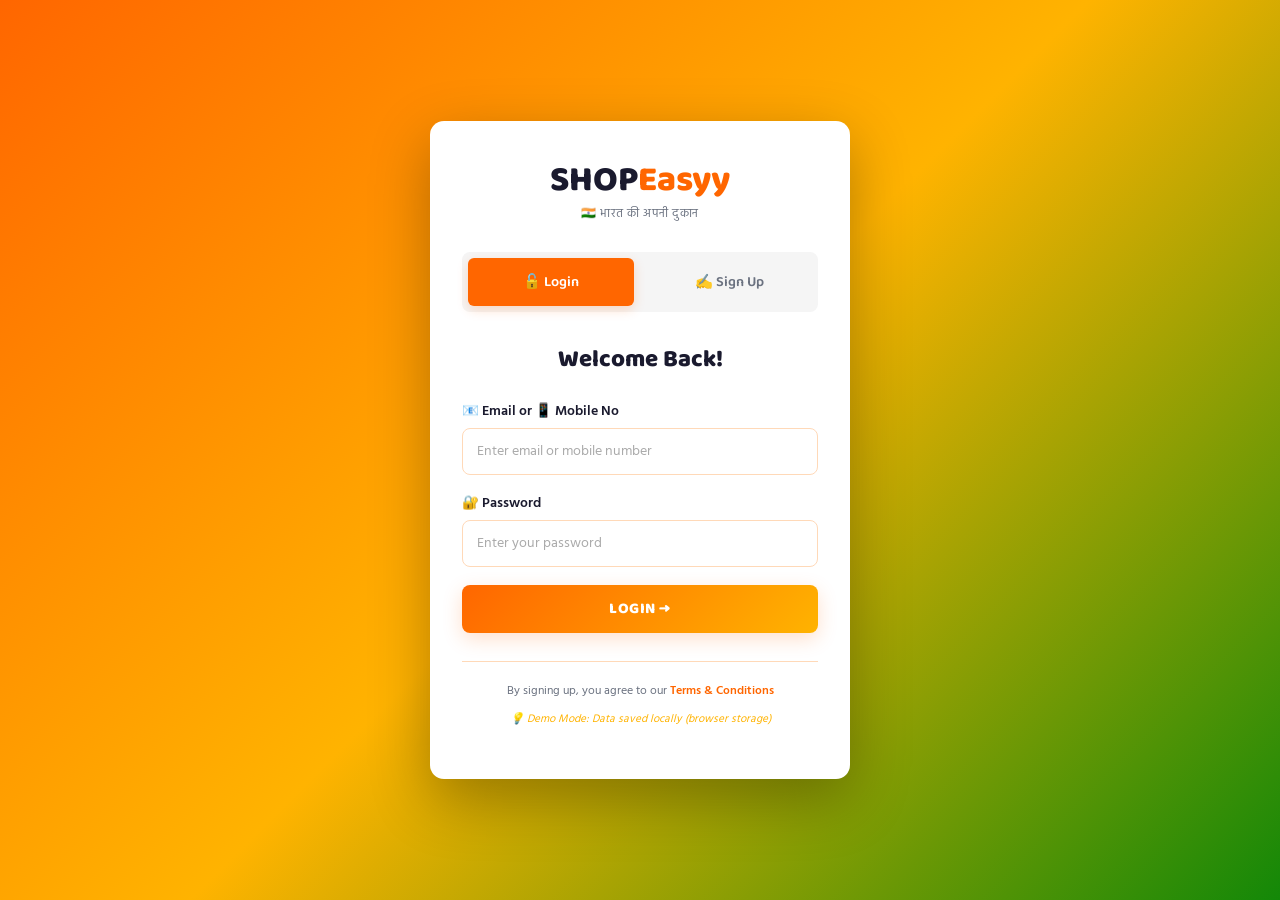
<file: index.html>
<!DOCTYPE html>
<html lang="hi">
<head>
<meta charset="UTF-8">
<meta name="viewport" content="width=device-width, initial-scale=1.0">
<title>SHOPEasyy India – भारत की अपनी दुकान 🇮🇳</title>
<link href="https://fonts.googleapis.com/css2?family=Baloo+2:wght@400;600;700;800&family=Hind:wght@300;400;500;600&display=swap" rel="stylesheet">
<link rel="stylesheet" href="styles.css">
</head>
<body>

<div class="tricolor"></div>

<!-- LANGUAGE BAR -->
<div class="lang-bar">
  <span class="lb-label">🌐 भाषा:</span>
  <div class="lb-pills" id="langPills"></div>
  <button class="lb-more" onclick="openLM()">+ सभी भाषाएं (36)</button>
</div>

<!-- LANGUAGE MODAL -->
<div class="lm-bg" id="lmBg">
  <div class="lm-box">
    <div class="lm-head">
      <div><h2>🌐 अपनी भाषा चुनें</h2><p>Choose Your Language — 36 Indian Languages</p></div>
      <button class="lm-close" onclick="closeLM()">✕</button>
    </div>
    <div class="lm-search"><input type="text" id="lsearch" placeholder="Search language / भाषा खोजें..." oninput="filterL()"></div>
    <div class="lm-body" id="lmbody"></div>
    <div class="lm-foot">
      <div class="lm-selinfo">Selected: <strong id="selLname">हिंदी (Hindi)</strong></div>
      <button class="apply-btn" onclick="applyL()">✓ Apply Language</button>
    </div>
  </div>
</div>

<!-- ANNOUNCEMENT -->
<div class="ann">
  <span>🚀 FREE Delivery ₹499+</span><span>•</span>
  <span>✅ UPI • COD • EMI</span><span>•</span>
  <span>🔄 30-Day Easy Returns</span><span>•</span>
  <span>🇮🇳 Vocal for Local</span>
</div>

<!-- HEADER -->
<header class="header">
  <a href="#" class="logo">SHOP<span>Easyy</span><sub>.in</sub></a>
  <button class="locbtn"><span>Deliver to</span><strong>📍 Mumbai 400001</strong></button>
  <div class="srchbar">
    <select><option>All</option><option>Mobiles</option><option>Fashion</option><option>Grocery</option><option>Books</option><option>Home</option></select>
    <input type="text" id="si" placeholder="खोजें products, brands और बहुत कुछ...">
    <button onclick="doSearch()">🔍</button>
  </div>
  <div class="hacts">
    <button class="lang-hbtn" onclick="openLM()"><span id="hlflag">🇮🇳</span><span id="hlname">हिंदी</span> ▾</button>
    <button class="hbtn"><span id="signinlbl">नमस्ते, साइन इन</span><strong id="acclbl">खाता & सूची ▾</strong></button>
    <button class="hbtn"><span>Returns</span><strong>& Orders</strong></button>
    <div class="cwrap">
      <button class="hbtn" onclick="toggleCart()"><span style="font-size:1.45rem;line-height:1">🛒</span><strong id="cartlbl">Cart</strong></button>
      <div class="cbadge" id="cbadge">0</div>
    </div>
  </div>
</header>

<!-- NAVBAR -->
<nav class="navbar">
  <a href="#">☰ <span id="nav-all">सभी Categories</span></a>
  <a href="#" class="sp">⚡ <span id="nav-deals">आज के Deals</span></a>
  <a href="#">📱 Mobiles</a><a href="#">👗 Fashion</a><a href="#">🏠 Home</a>
  <a href="#">🛒 Grocery</a><a href="#">📚 Books</a><a href="#">⚽ Sports</a>
  <a href="#">💊 Health</a><a href="#">💄 Beauty</a><a href="#">🏭 Indian Brands</a>
  <a href="#" class="sp">⭐ SHOPEasyy Plus</a>
  <a href="#">🤝 <span id="nav-sell">Sell करें</span></a>
</nav>

<!-- HERO SLIDER -->
<div class="hero-wrap">
  <div class="hero-sl">
    <button class="sarr prev" onclick="cslide(-1)">‹</button>
    <div class="slides" id="slides">
      <div class="slide">
        <div class="slide-cnt">
          <div class="stag">🔥 Mega Dhamaka Sale</div>
          <h1>Mobiles पर<br>70% तक छूट!</h1>
          <p>Top Brands — OnePlus, Samsung, Redmi</p>
          <div class="slide-btns"><button class="sbw">अभी खरीदें</button><button class="sbo">सभी Deals</button></div>
        </div>
        <img class="slide-img" src="https://images.unsplash.com/photo-1511707171634-5f897ff02aa9?w=600&q=80" alt="Mobile phones" onerror="this.style.display='none'">
      </div>
      <div class="slide">
        <div class="slide-cnt">
          <div class="stag">🌿 Vocal for Local</div>
          <h1>Indian Brands<br>की ताकत!</h1>
          <p>Tata, Amul, Patanjali — स्वदेशी खरीदें</p>
          <div class="slide-btns"><button class="sbw" style="color:#138808">Shop Indian</button><button class="sbo">🇮🇳 Explore</button></div>
        </div>
        <img class="slide-img" src="https://images.unsplash.com/photo-1607082348824-0a96f2a4b9da?w=600&q=80" alt="Shopping" onerror="this.style.display='none'">
      </div>
      <div class="slide">
        <div class="slide-cnt">
          <div class="stag">⭐ SHOPEasyy Plus</div>
          <h1>Plus Membership<br>के फायदे!</h1>
          <p>Unlimited Free Delivery। 30 दिन Free Trial!</p>
          <div class="slide-btns"><button class="sbw" style="color:#000080">Join Plus</button><button class="sbo">More Benefits</button></div>
        </div>
        <img class="slide-img" src="https://images.unsplash.com/photo-1556742049-0cfed4f6a45d?w=600&q=80" alt="Delivery" onerror="this.style.display='none'">
      </div>
      <div class="slide">
        <div class="slide-cnt">
          <div class="stag">🪔 Festival Special</div>
          <h1>Diwali Gifts<br>का जश्न!</h1>
          <p>Premium Gift Sets, Diyas — Fast Delivery!</p>
          <div class="slide-btns"><button class="sbw" style="color:#C62828">Gift करें</button><button class="sbo">Collections</button></div>
        </div>
        <img class="slide-img" src="https://images.unsplash.com/photo-1574391884720-bbc3740c59d1?w=600&q=80" alt="Diwali" onerror="this.style.display='none'">
      </div>
    </div>
    <button class="sarr next" onclick="cslide(1)">›</button>
    <div class="sdots"><button class="sdot active" onclick="goslide(0)"></button><button class="sdot" onclick="goslide(1)"></button><button class="sdot" onclick="goslide(2)"></button><button class="sdot" onclick="goslide(3)"></button></div>
  </div>
  <div class="side-banners">
    <div class="sbann sb1"><h3>⚡ Flash Sale</h3><p>Laptops 50% off<br>Today only!</p><span class="si">💻</span></div>
    <div class="sbann sb2"><h3>👗 New Fashion</h3><p>Ethnic wear ₹299 से</p><span class="si">🛍</span></div>
    <div class="sbann sb3"><h3>🌿 Organic India</h3><p>Certified Organic Grocery</p><span class="si">🥗</span></div>
  </div>
</div>

<main>

<!-- TRUST -->
<section>
  <div class="trust-strip">
    <div class="titem"><div class="ticon">🚀</div><div class="ttext"><strong id="t1">Free Delivery</strong><span>₹499+ orders पर</span></div></div>
    <div class="titem"><div class="ticon">💰</div><div class="ttext"><strong id="t2">Cash on Delivery</strong><span>India में सभी जगह</span></div></div>
    <div class="titem"><div class="ticon">🔄</div><div class="ttext"><strong id="t3">Easy Returns</strong><span>30 दिन No Questions</span></div></div>
    <div class="titem"><div class="ticon">🔒</div><div class="ttext"><strong id="t4">100% Secure</strong><span>UPI • Cards • NetBanking</span></div></div>
    <div class="titem"><div class="ticon">🏭</div><div class="ttext"><strong>GST Invoice</strong><span>Business purchases</span></div></div>
    <div class="titem"><div class="ticon">📞</div><div class="ttext"><strong id="t5">24/7 Support</strong><span>Hindi & English</span></div></div>
  </div>
</section>

<!-- CATEGORIES -->
<section>
  <div class="sec-head">
    <div class="sec-title">🛍️ <span id="catTitle">Categories</span></div>
    <a href="#" class="see-all" id="sacat">सभी देखें →</a>
  </div>
  <div class="cat-scroll" id="catScroll"></div>
</section>

<!-- FESTIVAL -->
<section>
  <div class="fest">
    <div class="ft"><h2>🪔 <span id="festT">Diwali Dhamaka Sale!</span></h2><p id="festS">India का सबसे बड़ा Festival Sale — 80% तक छूट!</p></div>
    <div class="ftimer"><div class="tb"><span class="tn" id="tH">08</span><span class="tl">Hrs</span></div><div class="tb"><span class="tn" id="tM">45</span><span class="tl">Min</span></div><div class="tb"><span class="tn" id="tS">30</span><span class="tl">Sec</span></div></div>
    <button class="fbtn" id="festBtn">अभी Shop करें →</button>
  </div>
</section>

<!-- PRODUCTS -->
<section>
  <div class="sec-head">
    <div class="sec-title">🔥 <span id="dealsT">आज के Best Deals</span></div>
    <a href="#" class="see-all">सभी deals →</a>
  </div>
  <div class="filter-row">
    <button class="fchip active" onclick="filterP('all',this)" id="fc-all">सभी</button>
    <button class="fchip" onclick="filterP('electronics',this)">📱 Electronics</button>
    <button class="fchip" onclick="filterP('fashion',this)">👗 Fashion</button>
    <button class="fchip" onclick="filterP('grocery',this)">🛒 Grocery</button>
    <button class="fchip" onclick="filterP('home',this)">🏠 Home</button>
    <button class="fchip" onclick="filterP('indian',this)">🇮🇳 Indian</button>
    <select class="sort-sel"><option>Sort: Relevance</option><option>Price ↑</option><option>Price ↓</option><option>Rating</option></select>
  </div>
  <div class="pgrid" id="pgrid"></div>
</section>

<!-- RECENTLY VIEWED -->
<section>
  <div class="sec-head">
    <div class="sec-title">👀 <span id="recentT">Recently Viewed</span></div>
  </div>
  <div class="hscroll" id="recentRow"></div>
</section>

</main>

<!-- FOOTER -->
<footer>
  <div class="fg">
    <div class="fc"><h4>हमारे बारे में</h4><a href="#">About SHOPEasyy</a><a href="#">Careers</a><a href="#">Press</a><a href="#">Investors</a><a href="#">Sustainability</a></div>
    <div class="fc"><h4>Sell करें</h4><a href="#">Seller Central</a><a href="#">Register</a><a href="#">Fulfilment</a><a href="#">Seller App</a></div>
    <div class="fc"><h4>Customer Service</h4><a href="#">Help Centre</a><a href="#">Track Order</a><a href="#">Returns</a><a href="#">EMI Details</a></div>
    <div class="fc"><h4>Policies</h4><a href="#">Privacy Policy</a><a href="#">Terms</a><a href="#">Cookie Policy</a><a href="#">Grievance Officer</a></div>
    <div class="fc"><h4>Our Apps</h4><a href="#">📱 Android</a><a href="#">🍎 iOS</a><a href="#">💳 SHOPEasyy Pay</a></div>
  </div>
  <div class="fb">
    <div class="flogo">SHOP<span>Easyy</span>.in</div>
    <div class="fcopy">© 2026 SHOPEasyy India Pvt. Ltd. | Mumbai, Maharashtra | GST: 27AAACS1234A1Z5</div>
    <div class="fbdg"><span class="fdg">🔒 SSL</span><span class="fdg">🇮🇳 Made in India</span><span class="fdg">📋 GST</span><span class="fdg">🏦 RBI</span></div>
  </div>
  <div class="fline">🇮🇳 Proudly Indian | भारत में बना, भारत के लिए | Helpline: 1800-XXX-XXXX (Toll Free)</div>
</footer>

<!-- CART DRAWER -->
<div class="overlay" id="overlay" onclick="toggleCart()"></div>
<div class="cdrawer" id="cdrawer">
  <div class="cdh"><h3>🛒 <span id="cartDTitle">आपका Cart</span></h3><button class="cdc" onclick="toggleCart()">✕</button></div>
  <div class="cd-items" id="cditems"></div>
  <div class="cdf" id="cdf" style="display:none">
    <div class="cds"><span id="sublbl">Subtotal</span><span id="cdsub">₹0</span></div>
    <div class="cdg"><span>GST Included</span><span id="cdgst">₹0</span></div>
    <div class="cdt"><span id="totlbl">Total</span><span id="cdtot">₹0</span></div>
    <button class="cco" id="chkbtn" onclick="checkout()">🛒 Checkout करें →</button>
    <div class="plgs"><span class="plg">UPI</span><span class="plg">GPay</span><span class="plg">PhonePe</span><span class="plg">COD</span><span class="plg">EMI</span><span class="plg">RuPay</span></div>
  </div>
</div>

<div class="toast" id="toast"></div>

<!-- PRODUCT DETAIL MODAL -->
<div class="product-modal-overlay" id="productModal">
  <div class="product-modal-box">
    <div class="pmcontent" id="pmcontent"></div>
  </div>
</div>

<script src="script.js"></script>
</body>
</html>
</file>
<file: styles.css>
:root {
  --saffron:#FF6600; --gold:#FFB300; --green:#138808;
  --navy:#000080; --bg:#FFF8F0; --card:#fff;
  --text:#1A1A2E; --muted:#6B7280; --border:#FFD9B8;
  --radius:14px; --shadow:0 4px 20px rgba(255,102,0,.12);
}
*{margin:0;padding:0;box-sizing:border-box}
body{font-family:'Hind',sans-serif;background:var(--bg);color:var(--text);overflow-x:hidden}
::-webkit-scrollbar{width:6px}::-webkit-scrollbar-thumb{background:var(--saffron);border-radius:3px}

.tricolor{height:4px;background:linear-gradient(to right,var(--saffron) 33.3%,#fff 33.3% 66.6%,var(--green) 66.6%)}

/* LANG BAR */
.lang-bar{background:#1A1A2E;padding:6px 20px;display:flex;align-items:center;gap:10px;flex-wrap:wrap}
.lb-label{color:#aaa;font-size:.72rem;white-space:nowrap}
.lb-pills{display:flex;gap:4px;flex-wrap:wrap}
.lpill{background:transparent;border:1px solid rgba(255,255,255,.15);color:rgba(255,255,255,.65);padding:3px 10px;border-radius:14px;font-size:.7rem;cursor:pointer;transition:all .18s;white-space:nowrap;font-family:inherit}
.lpill:hover{border-color:var(--gold);color:var(--gold)}
.lpill.active{background:var(--saffron);border-color:var(--saffron);color:#fff;font-weight:700}
.lb-more{background:rgba(255,255,255,.08);border:1px solid rgba(255,255,255,.2);color:var(--gold);padding:3px 12px;border-radius:14px;font-size:.7rem;cursor:pointer;transition:all .2s;white-space:nowrap}
.lb-more:hover{background:var(--gold);color:#000}

/* LANG MODAL */
.lm-bg{position:fixed;inset:0;background:rgba(0,0,0,.78);z-index:600;display:flex;align-items:center;justify-content:center;opacity:0;pointer-events:none;transition:opacity .25s;backdrop-filter:blur(6px)}
.lm-bg.open{opacity:1;pointer-events:all}
.lm-box{background:#fff;border-radius:20px;width:780px;max-width:94vw;max-height:88vh;overflow:hidden;display:flex;flex-direction:column;box-shadow:0 32px 80px rgba(0,0,0,.35);transform:translateY(24px);transition:transform .25s}
.lm-bg.open .lm-box{transform:translateY(0)}
.lm-head{background:linear-gradient(135deg,#1A1A2E,#2d2d4e);padding:22px 26px;display:flex;align-items:center;justify-content:space-between}
.lm-head h2{font-family:'Baloo 2',cursive;color:#fff;font-size:1.25rem;font-weight:800}
.lm-head p{color:rgba(255,255,255,.6);font-size:.78rem;margin-top:2px}
.lm-close{background:rgba(255,255,255,.12);border:none;color:#fff;width:34px;height:34px;border-radius:50%;font-size:1rem;cursor:pointer;display:flex;align-items:center;justify-content:center;transition:background .2s}
.lm-close:hover{background:var(--saffron)}
.lm-search{padding:14px 22px;border-bottom:1px solid #eee}
.lm-search input{width:100%;border:1.5px solid var(--border);border-radius:8px;padding:9px 13px;font-size:.88rem;font-family:'Hind',sans-serif;outline:none;color:var(--text);transition:border-color .2s}
.lm-search input:focus{border-color:var(--saffron)}
.lm-body{overflow-y:auto;padding:18px 22px;flex:1}
.lm-group{margin-bottom:22px}
.lm-gtitle{font-size:.63rem;font-weight:700;text-transform:uppercase;letter-spacing:1.5px;color:var(--muted);margin-bottom:10px;display:flex;align-items:center;gap:8px}
.lm-gtitle::after{content:'';flex:1;height:1px;background:#eee}
.lang-grid{display:grid;grid-template-columns:repeat(auto-fill,minmax(155px,1fr));gap:9px}
.lcard{border:1.5px solid #eee;border-radius:11px;padding:11px 13px;cursor:pointer;transition:all .18s;display:flex;align-items:center;gap:9px;background:#fff}
.lcard:hover{border-color:var(--saffron);background:#fff8f4;transform:translateY(-1px);box-shadow:0 4px 12px rgba(255,102,0,.1)}
.lcard.sel{border-color:var(--saffron);background:linear-gradient(135deg,#fff4ec,#fff8f4)}
.lcard.sel .lcheck{opacity:1}
.lflag{font-size:1.3rem;flex-shrink:0}
.linfo{flex:1;min-width:0}
.lname{font-size:.82rem;font-weight:700;color:var(--text)}
.lnat{font-size:.79rem;color:var(--saffron);margin-top:1px}
.lspk{font-size:.62rem;color:var(--muted);margin-top:1px}
.lcheck{width:17px;height:17px;background:var(--saffron);border-radius:50%;display:flex;align-items:center;justify-content:center;color:#fff;font-size:.6rem;flex-shrink:0;opacity:0;transition:opacity .2s}
.lm-foot{padding:14px 22px;border-top:1px solid #eee;display:flex;align-items:center;justify-content:space-between;background:#fafafa}
.lm-selinfo{font-size:.8rem;color:var(--muted)}
.lm-selinfo strong{color:var(--saffron)}
.apply-btn{background:var(--saffron);color:#fff;border:none;padding:10px 26px;border-radius:8px;font-family:'Baloo 2',cursive;font-weight:700;font-size:.92rem;cursor:pointer;transition:all .2s}
.apply-btn:hover{background:#e55a00;transform:translateY(-1px);box-shadow:0 6px 20px rgba(255,102,0,.3)}

/* ANNOUNCEMENT */
.ann{background:var(--saffron);color:#fff;text-align:center;padding:6px 16px;font-size:.78rem;font-weight:600}
.ann span{margin:0 14px}

/* HEADER */
.header{background:#1A1A2E;padding:9px 22px;display:flex;align-items:center;gap:13px;position:sticky;top:0;z-index:100;box-shadow:0 2px 16px rgba(0,0,0,.35)}
.logo{font-family:'Baloo 2',cursive;font-size:1.85rem;font-weight:800;color:#fff;text-decoration:none;white-space:nowrap;line-height:1}
.logo span{color:var(--gold)}
.logo sub{font-size:.5rem;color:var(--saffron);vertical-align:baseline;font-weight:400}
.locbtn{display:flex;flex-direction:column;color:#fff;font-size:.68rem;cursor:pointer;background:none;border:none;padding:4px 8px;border-radius:6px;gap:1px;transition:background .2s;white-space:nowrap}
.locbtn:hover{background:rgba(255,255,255,.1)}
.locbtn strong{font-size:.8rem;color:var(--gold)}
.srchbar{flex:1;max-width:660px;display:flex;border-radius:8px;overflow:hidden;border:2.5px solid var(--gold)}
.srchbar:focus-within{border-color:var(--saffron);box-shadow:0 0 0 3px rgba(255,102,0,.2)}
.srchbar select{background:#f0f0f0;border:none;padding:0 10px;font-size:.73rem;color:var(--text);cursor:pointer;outline:none;border-right:1px solid #ddd;font-family:'Hind',sans-serif}
.srchbar input{flex:1;border:none;padding:10px 13px;font-family:'Hind',sans-serif;font-size:.9rem;outline:none;background:#fff;color:var(--text)}
.srchbar input::placeholder{color:#aaa}
.srchbar button{background:var(--gold);border:none;padding:0 18px;color:var(--text);font-size:1.05rem;cursor:pointer;font-weight:700;transition:background .2s}
.srchbar button:hover{background:var(--saffron);color:#fff}
.hacts{display:flex;align-items:center;gap:3px;margin-left:auto}
.hbtn{display:flex;flex-direction:column;color:#fff;font-size:.66rem;padding:5px 9px;border-radius:6px;cursor:pointer;transition:background .15s;background:none;border:none;gap:1px;align-items:flex-start;white-space:nowrap}
.hbtn:hover{background:rgba(255,255,255,.1)}
.hbtn strong{font-size:.78rem;color:#fff}
.logout-hbtn{color:#ff6b6b!important}
.logout-hbtn:hover{background:rgba(255,107,107,.1)!important}
.lang-hbtn{display:flex;align-items:center;gap:5px;background:rgba(255,255,255,.08);border:1px solid rgba(255,255,255,.2);color:#fff;padding:6px 11px;border-radius:8px;cursor:pointer;font-size:.76rem;font-weight:600;transition:all .2s;white-space:nowrap}
.lang-hbtn:hover{background:rgba(255,165,0,.2);border-color:var(--gold);color:var(--gold)}
.cwrap{position:relative}
.cbadge{position:absolute;top:0;right:3px;background:var(--gold);color:var(--text);font-size:.6rem;font-weight:800;min-width:17px;height:17px;border-radius:9px;display:flex;align-items:center;justify-content:center;padding:0 3px}

/* NAVBAR */
.navbar{background:var(--saffron);display:flex;align-items:center;gap:2px;padding:0 16px;overflow-x:auto;scrollbar-width:none}
.navbar::-webkit-scrollbar{display:none}
.navbar a{color:#fff;text-decoration:none;font-size:.78rem;font-weight:600;padding:8px 12px;white-space:nowrap;transition:background .15s;border-bottom:2px solid transparent}
.navbar a:hover{background:rgba(0,0,0,.15);border-bottom-color:#fff}
.navbar a.sp{background:rgba(0,0,0,.2);border-radius:4px;color:var(--gold)}

/* HERO */
.hero-wrap{max-width:1400px;margin:0 auto;display:grid;grid-template-columns:1fr 265px;gap:14px;padding:14px 22px}
.hero-sl{border-radius:var(--radius);overflow:hidden;position:relative;height:360px;box-shadow:var(--shadow)}
.slides{display:flex;height:100%;transition:transform .6s cubic-bezier(.4,0,.2,1)}
.slide{min-width:100%;height:100%;display:flex;align-items:center;padding:42px 50px;position:relative;overflow:hidden}
.slide:nth-child(1){background:linear-gradient(135deg,#FF6600,#FF9933 40%,#FFD700)}
.slide:nth-child(2){background:linear-gradient(135deg,#138808,#1DB954 50%,#90EE90)}
.slide:nth-child(3){background:linear-gradient(135deg,#000080,#1565C0 50%,#42A5F5)}
.slide:nth-child(4){background:linear-gradient(135deg,#880000,#C62828 50%,#EF5350)}
.slide-cnt{z-index:2;max-width:52%}
.stag{display:inline-flex;align-items:center;gap:5px;background:rgba(255,255,255,.25);backdrop-filter:blur(8px);padding:4px 13px;border-radius:20px;font-size:.71rem;font-weight:700;color:#fff;margin-bottom:12px;border:1px solid rgba(255,255,255,.3)}
.slide h1{font-family:'Baloo 2',cursive;font-size:2.2rem;font-weight:800;color:#fff;line-height:1.15;margin-bottom:8px;text-shadow:0 2px 8px rgba(0,0,0,.2)}
.slide p{color:rgba(255,255,255,.9);font-size:.85rem;margin-bottom:20px;line-height:1.6}
.slide-btns{display:flex;gap:9px;flex-wrap:wrap}
.sbw{background:#fff;color:var(--text);border:none;padding:10px 20px;border-radius:6px;font-family:'Baloo 2',cursive;font-weight:700;font-size:.83rem;cursor:pointer;transition:all .2s;box-shadow:0 4px 12px rgba(0,0,0,.15)}
.sbw:hover{transform:translateY(-2px);box-shadow:0 8px 20px rgba(0,0,0,.2)}
.sbo{background:transparent;color:#fff;border:2px solid rgba(255,255,255,.7);padding:10px 20px;border-radius:6px;font-family:'Baloo 2',cursive;font-weight:600;font-size:.83rem;cursor:pointer;transition:all .2s}
.sbo:hover{background:rgba(255,255,255,.15)}
/* HERO PRODUCT IMAGE */
.slide-img{position:absolute;right:0;top:0;bottom:0;width:42%;object-fit:cover;object-position:center;opacity:.35;pointer-events:none}
.sdots{position:absolute;bottom:13px;left:50%;transform:translateX(-50%);display:flex;gap:6px}
.sdot{width:7px;height:7px;border-radius:50%;background:rgba(255,255,255,.5);border:none;cursor:pointer;transition:all .2s}
.sdot.active{background:#fff;width:20px;border-radius:4px}
.sarr{position:absolute;top:50%;transform:translateY(-50%);background:rgba(255,255,255,.2);border:1px solid rgba(255,255,255,.3);color:#fff;width:34px;height:34px;border-radius:50%;display:flex;align-items:center;justify-content:center;cursor:pointer;font-size:1.05rem;transition:background .2s;z-index:5}
.sarr:hover{background:rgba(255,255,255,.4)}
.sarr.prev{left:10px}
.sarr.next{right:10px}
.side-banners{display:flex;flex-direction:column;gap:11px}
.sbann{border-radius:var(--radius);padding:18px;flex:1;cursor:pointer;transition:transform .2s;position:relative;overflow:hidden;box-shadow:var(--shadow)}
.sbann:hover{transform:scale(1.025)}
.sbann h3{font-family:'Baloo 2',cursive;font-size:.92rem;font-weight:700;margin-bottom:3px}
.sbann p{font-size:.71rem;opacity:.87}
.sbann .si{position:absolute;right:8px;top:50%;transform:translateY(-50%);font-size:2.8rem;opacity:.28}
.sb1{background:linear-gradient(135deg,#FF6B6B,#FF8E53);color:#fff}
.sb2{background:linear-gradient(135deg,#4ECDC4,#45B7D1);color:#fff}
.sb3{background:linear-gradient(135deg,#a8edaf,#FFEAA7);color:#333}

/* MAIN */
main{max-width:1400px;margin:0 auto;padding:0 22px 40px}
section{margin-bottom:42px}
.sec-head{display:flex;align-items:center;justify-content:space-between;margin-bottom:16px;padding-bottom:9px;border-bottom:2px solid var(--border)}
.sec-title{font-family:'Baloo 2',cursive;font-size:1.38rem;font-weight:800;display:flex;align-items:center;gap:7px}
.see-all{color:var(--saffron);text-decoration:none;font-size:.8rem;font-weight:600;border-bottom:1px dashed var(--saffron)}
.see-all:hover{color:#e55a00}

/* CATEGORIES */
.cat-scroll{display:flex;gap:13px;overflow-x:auto;padding-bottom:8px;scrollbar-width:none}
.cat-scroll::-webkit-scrollbar{display:none}
.cat-pill{display:flex;flex-direction:column;align-items:center;gap:7px;cursor:pointer;flex-shrink:0;width:84px;text-decoration:none}
.cat-iw{width:66px;height:66px;border-radius:50%;display:flex;align-items:center;justify-content:center;border:2.5px solid var(--border);background:#fff;transition:all .2s;box-shadow:0 3px 12px rgba(255,102,0,.1);overflow:hidden}
.cat-iw img{width:100%;height:100%;object-fit:cover;border-radius:50%}
.cat-pill:hover .cat-iw{border-color:var(--saffron);transform:scale(1.1);box-shadow:0 6px 20px rgba(255,102,0,.2)}
.cat-name{font-size:.68rem;font-weight:600;color:var(--text);text-align:center;line-height:1.3}

/* FEST BANNER */
.fest{background:linear-gradient(135deg,#FF6600,#FF9933 35%,#FFD700 65%,#FF6600);background-size:200% 200%;animation:shimmer 4s ease-in-out infinite;border-radius:var(--radius);padding:26px 34px;display:flex;align-items:center;justify-content:space-between;gap:18px;box-shadow:var(--shadow);position:relative;overflow:hidden}
@keyframes shimmer{0%,100%{background-position:0% 50%}50%{background-position:100% 50%}}
.fest::before{content:'🪔🪔🪔🪔🪔🪔🪔';position:absolute;top:5px;left:0;right:0;text-align:center;font-size:1rem;opacity:.22;letter-spacing:20px}
.ft{z-index:1}
.ft h2{font-family:'Baloo 2',cursive;font-size:1.9rem;font-weight:800;color:#fff;text-shadow:0 2px 6px rgba(0,0,0,.2)}
.ft p{color:rgba(255,255,255,.9);font-size:.83rem;margin-top:4px}
.ftimer{display:flex;gap:7px;z-index:1}
.tb{background:rgba(0,0,0,.22);border-radius:10px;padding:8px 15px;text-align:center;min-width:56px;backdrop-filter:blur(6px);border:1px solid rgba(255,255,255,.2)}
.tn{font-family:'Baloo 2',cursive;font-size:1.45rem;font-weight:800;color:#fff;display:block}
.tl{font-size:.57rem;color:rgba(255,255,255,.75);text-transform:uppercase;letter-spacing:1px}
.fbtn{background:#fff;color:var(--saffron);border:none;padding:12px 24px;border-radius:8px;font-family:'Baloo 2',cursive;font-weight:800;font-size:.9rem;cursor:pointer;transition:all .2s;white-space:nowrap;z-index:1}
.fbtn:hover{background:#1A1A2E;color:#fff;transform:scale(1.05)}

/* FILTER */
.filter-row{display:flex;gap:7px;flex-wrap:wrap;align-items:center;margin-bottom:16px}
.fchip{background:#fff;border:1.5px solid var(--border);color:var(--muted);padding:5px 13px;border-radius:20px;font-size:.75rem;font-weight:500;cursor:pointer;transition:all .2s;font-family:'Hind',sans-serif}
.fchip:hover,.fchip.active{background:var(--saffron);border-color:var(--saffron);color:#fff;font-weight:600}
.sort-sel{background:#fff;border:1.5px solid var(--border);color:var(--text);padding:5px 11px;border-radius:20px;font-size:.75rem;cursor:pointer;outline:none;margin-left:auto;font-family:'Hind',sans-serif}

/* PRODUCT GRID */
.pgrid{display:grid;grid-template-columns:repeat(auto-fill,minmax(205px,1fr));gap:16px}
.pcard{background:#fff;border:1px solid var(--border);border-radius:var(--radius);overflow:hidden;cursor:pointer;transition:all .25s;position:relative;box-shadow:0 2px 8px rgba(0,0,0,.05)}
.pcard:hover{border-color:var(--saffron);transform:translateY(-5px);box-shadow:0 16px 36px rgba(255,102,0,.12)}
.pbadge{position:absolute;top:10px;left:10px;font-size:.6rem;font-weight:700;padding:3px 10px;border-radius:20px;text-transform:uppercase;letter-spacing:.5px;z-index:2;color:#fff}
.pwish{position:absolute;top:10px;right:10px;background:#fff;border:1px solid var(--border);border-radius:50%;width:30px;height:30px;display:flex;align-items:center;justify-content:center;font-size:.85rem;cursor:pointer;opacity:0;transition:all .2s;z-index:2;box-shadow:0 2px 6px rgba(0,0,0,.1)}
.pcard:hover .pwish{opacity:1}
.pwish:hover{background:#ff4466;border-color:#ff4466}
/* PRODUCT IMAGE */
.pimg-wrap{height:200px;overflow:hidden;background:linear-gradient(135deg,#fff8f0,#ffe8cc);position:relative;display:flex;align-items:center;justify-content:center}
.pimg-wrap img{width:100%;height:100%;object-fit:cover;transition:transform .4s ease}
.pimg-wrap img.pad{object-fit:contain;padding:16px;background:#f9f9f9}
.pcard:hover .pimg-wrap img{transform:scale(1.06)}
.pimg-err{font-size:4rem;display:none;position:absolute}
.pinfo{padding:13px}
.pbrand{font-size:.7rem;color:var(--saffron);font-weight:700;text-transform:uppercase;margin-bottom:4px}
.pname{font-size:.82rem;font-weight:500;margin-bottom:5px;display:-webkit-box;-webkit-line-clamp:2;-webkit-box-orient:vertical;line-clamp:2;overflow:hidden;line-height:1.4}
.pstars{color:#FF9900;font-size:.78rem}
.prc{color:var(--muted);font-size:.67rem}
.pprow{display:flex;align-items:baseline;gap:7px;margin:7px 0 3px;flex-wrap:wrap}
.pp{font-family:'Baloo 2',cursive;font-size:1.18rem;font-weight:700;color:var(--text)}
.ppo{font-size:.73rem;color:var(--muted);text-decoration:line-through}
.ppd{font-size:.7rem;color:var(--green);font-weight:700}
.pgst{font-size:.6rem;color:var(--muted);margin-bottom:7px}
.pcbtn{width:100%;background:var(--gold);color:var(--text);border:none;padding:9px;border-radius:8px;font-family:'Baloo 2',cursive;font-weight:700;font-size:.82rem;cursor:pointer;transition:all .2s}
.pcbtn:hover{background:var(--saffron);color:#fff}
.pcbtn.added{background:var(--green);color:#fff}

/* TRUST */
.trust-strip{display:grid;grid-template-columns:repeat(auto-fit,minmax(165px,1fr));gap:13px;background:#fff;border-radius:var(--radius);padding:20px;border:1px solid var(--border)}
.titem{display:flex;align-items:center;gap:10px}
.ticon{font-size:1.75rem;flex-shrink:0}
.ttext strong{display:block;font-size:.8rem;font-weight:700}
.ttext span{font-size:.66rem;color:var(--muted)}

/* RECENTLY VIEWED */
.hscroll{display:flex;gap:12px;overflow-x:auto;padding-bottom:8px;scrollbar-width:none}
.hscroll::-webkit-scrollbar{display:none}
.mini-card{min-width:145px;background:#fff;border:1px solid var(--border);border-radius:12px;overflow:hidden;cursor:pointer;transition:all .2s;flex-shrink:0}
.mini-card:hover{border-color:var(--saffron);transform:translateY(-3px)}
.mimg-wrap{height:105px;overflow:hidden;background:linear-gradient(135deg,#fff8f0,#ffe8cc);display:flex;align-items:center;justify-content:center}
.mimg-wrap img{width:100%;height:100%;object-fit:cover;transition:transform .3s}
.mimg-wrap img.pad{object-fit:contain;padding:10px;background:#f9f9f9}
.mini-card:hover .mimg-wrap img{transform:scale(1.06)}
.minfo{padding:9px}
.mname{font-size:.73rem;margin-bottom:3px;display:-webkit-box;-webkit-line-clamp:2;-webkit-box-orient:vertical;line-clamp:2;overflow:hidden;font-weight:500}
.mprice{font-family:'Baloo 2',cursive;font-size:.9rem;font-weight:700;color:var(--saffron)}

/* CART */
.overlay{position:fixed;inset:0;background:rgba(0,0,0,.6);z-index:200;opacity:0;pointer-events:none;transition:opacity .3s}
.overlay.open{opacity:1;pointer-events:all}
.cdrawer{position:fixed;top:0;right:0;width:385px;max-width:92vw;height:100vh;background:#fff;z-index:201;transform:translateX(100%);transition:transform .35s cubic-bezier(.4,0,.2,1);display:flex;flex-direction:column;box-shadow:-8px 0 40px rgba(0,0,0,.15)}
.cdrawer.open{transform:translateX(0)}
.cdh{background:#1A1A2E;padding:17px 21px;display:flex;align-items:center;justify-content:space-between}
.cdh h3{font-family:'Baloo 2',cursive;font-size:1.1rem;color:#fff}
.cdc{background:rgba(255,255,255,.12);border:none;color:#fff;width:31px;height:31px;border-radius:50%;font-size:.95rem;cursor:pointer;display:flex;align-items:center;justify-content:center;transition:background .2s}
.cdc:hover{background:var(--saffron)}
.cd-items{flex:1;overflow-y:auto;padding:17px}
.ci{display:flex;gap:10px;padding:11px 0;border-bottom:1px solid var(--border)}
.ci-img{width:62px;height:62px;background:#fff8f0;border-radius:8px;overflow:hidden;flex-shrink:0;display:flex;align-items:center;justify-content:center}
.ci-img img{width:100%;height:100%;object-fit:cover}
.ci-img img.pad{object-fit:contain;padding:6px;background:#f9f9f9}
.ci-name{font-size:.79rem;font-weight:500;margin-bottom:3px}
.ci-price{font-family:'Baloo 2',cursive;font-size:.96rem;font-weight:700;color:var(--saffron)}
.qrow{display:flex;align-items:center;gap:6px;margin-top:6px}
.qb{background:#fff8f0;border:1.5px solid var(--border);color:var(--text);width:25px;height:25px;border-radius:6px;cursor:pointer;font-size:.88rem;display:flex;align-items:center;justify-content:center;transition:all .2s}
.qb:hover{background:var(--saffron);border-color:var(--saffron);color:#fff}
.qn{font-size:.83rem;font-weight:600;min-width:18px;text-align:center}
.cdf{padding:17px;border-top:1px solid var(--border);background:var(--bg)}
.cds,.cdg{display:flex;justify-content:space-between;margin-bottom:5px;font-size:.8rem}
.cdg{color:var(--muted);font-size:.72rem;margin-bottom:11px}
.cdt{display:flex;justify-content:space-between;font-weight:700;font-size:.95rem;border-top:1px solid var(--border);padding-top:9px;margin-bottom:13px}
.cdt span:last-child{font-family:'Baloo 2',cursive;font-size:1.2rem;color:var(--saffron)}
.cco{width:100%;background:var(--gold);color:var(--text);border:none;padding:12px;border-radius:8px;font-family:'Baloo 2',cursive;font-weight:800;font-size:.92rem;cursor:pointer;transition:all .2s}
.cco:hover{background:var(--saffron);color:#fff}
.plgs{display:flex;gap:4px;flex-wrap:wrap;justify-content:center;margin-top:7px}
.plg{background:#fff;border:1px solid var(--border);border-radius:5px;padding:2px 7px;font-size:.6rem;font-weight:700;color:var(--muted)}
.ecart{text-align:center;padding:52px 18px;color:var(--muted)}
.ecart .ec{font-size:3.5rem;margin-bottom:11px}

/* FOOTER */
footer{background:#1A1A2E;margin-top:52px}
.fg{max-width:1400px;margin:0 auto;display:grid;grid-template-columns:repeat(auto-fit,minmax(155px,1fr));gap:34px;padding:42px 22px 26px}
.fc h4{font-family:'Baloo 2',cursive;font-size:.83rem;font-weight:700;color:var(--gold);text-transform:uppercase;letter-spacing:.5px;margin-bottom:11px}
.fc a{display:block;color:#aaa;text-decoration:none;font-size:.76rem;margin-bottom:6px;transition:color .15s}
.fc a:hover{color:var(--saffron)}
.fb{border-top:1px solid rgba(255,255,255,.08);padding:17px 22px;max-width:1400px;margin:0 auto;display:flex;align-items:center;justify-content:space-between;flex-wrap:wrap;gap:9px}
.flogo{font-family:'Baloo 2',cursive;font-size:1.35rem;font-weight:800;color:#fff}
.flogo span{color:var(--gold)}
.fcopy{color:#777;font-size:.71rem}
.fbdg{display:flex;gap:5px;flex-wrap:wrap}
.fdg{background:rgba(255,255,255,.07);border:1px solid rgba(255,255,255,.12);color:#999;padding:3px 8px;border-radius:5px;font-size:.6rem;font-weight:600}
.fline{text-align:center;padding:9px;background:rgba(255,255,255,.02);color:#555;font-size:.7rem}

/* TOAST */
.toast{position:fixed;bottom:26px;left:50%;transform:translateX(-50%) translateY(80px);background:var(--green);color:#fff;padding:11px 20px;border-radius:50px;font-weight:600;font-size:.84rem;z-index:900;transition:transform .3s;box-shadow:0 8px 24px rgba(0,0,0,.2);max-width:90vw;text-align:center;pointer-events:none}
.toast.show{transform:translateX(-50%) translateY(0)}

/* PRODUCT MODAL */
.product-modal-overlay{position:fixed;top:0;left:0;width:100%;height:100%;background:rgba(0,0,0,.5);backdrop-filter:blur(4px);display:none;align-items:center;justify-content:center;z-index:1000;opacity:0;transition:opacity .3s}
.product-modal-overlay.open{display:flex;opacity:1}
.product-modal-box{background:#fff;border-radius:12px;max-width:700px;width:90%;max-height:90vh;overflow-y:auto;box-shadow:0 20px 60px rgba(0,0,0,.3);animation:modalSlideIn .3s ease-out}
@keyframes modalSlideIn{from{transform:translateY(-40px);opacity:0}to{transform:translateY(0);opacity:1}}
.pmcontent{display:grid;grid-template-columns:1fr 1fr;gap:24px;padding:28px}
.pm-img{position:relative;background:#f9f9f9;border-radius:8px;overflow:hidden;height:340px;display:flex;align-items:center;justify-content:center}
.pm-img img{width:100%;height:100%;object-fit:cover}
.pm-img img.pad{object-fit:contain;padding:10px}
.pm-info{position:relative;padding-right:30px}
.pm-close{position:absolute;top:-8px;right:0;background:none;border:none;font-size:1.6rem;cursor:pointer;color:var(--muted);transition:color .2s}
.pm-close:hover{color:var(--saffron)}
.pmbrand{font-size:.78rem;color:var(--muted);text-transform:uppercase;letter-spacing:.3px;margin-bottom:6px;font-weight:600}
.pmname{font-family:'Baloo 2',cursive;font-size:1.35rem;font-weight:700;color:var(--text);margin-bottom:10px;line-height:1.3}
.pmstars{display:flex;align-items:center;gap:8px;margin-bottom:14px;font-size:.9rem}
.pmstars span{color:var(--gold);font-weight:600}
.pmrc{color:var(--muted);font-size:.8rem;font-weight:400}
.pm-price-row{display:flex;align-items:center;gap:10px;margin-bottom:20px;padding-bottom:16px;border-bottom:1px solid var(--border)}
.pmp{font-family:'Baloo 2',cursive;font-size:1.8rem;font-weight:800;color:var(--saffron)}
.pmpo{text-decoration:line-through;color:var(--muted);font-size:.9rem}
.pmpd{background:#138808;color:#fff;padding:3px 8px;border-radius:4px;font-weight:700;font-size:.73rem}
.pm-desc{margin-bottom:20px}
.pm-desc strong{display:block;color:var(--text);margin-bottom:8px;font-size:.95rem}
.pm-desc p{color:var(--text);line-height:1.5;font-size:.88rem}
.pm-details{background:#fafafa;border-radius:8px;padding:16px;margin-bottom:20px}
.pm-detail-row{display:flex;justify-content:space-between;align-items:center;padding:8px 0;font-size:.85rem}
.pm-detail-row:not(:last-child){border-bottom:1px solid var(--border)}
.pm-detail-row span:first-child{color:var(--muted);font-weight:500}
.pm-detail-row span:last-child{color:var(--text);font-weight:600}
.pm-actions{display:flex;gap:12px;flex-direction:column}
.pmbtn{width:100%;padding:14px;border:none;border-radius:8px;font-family:'Baloo 2',cursive;font-weight:700;font-size:.92rem;cursor:pointer;transition:all .3s;display:flex;align-items:center;justify-content:center;gap:8px}
.pmbtn{background:var(--gold);color:var(--text)}
.pmbtn:hover{background:var(--saffron);color:#fff;transform:translateY(-2px);box-shadow:0 6px 16px rgba(0,0,0,.15)}
.pmbtn.pmw{background:#fff;border:2px solid var(--gold);color:var(--saffron)}
.pmbtn.pmw:hover{background:var(--gold);color:var(--text);border-color:var(--gold)}

/* MOBILE MODAL RESPONSIVE */
@media(max-width:640px){
  .product-modal-box{max-width:95vw}
  .pmcontent{grid-template-columns:1fr;gap:18px;padding:20px}
  .pm-img{height:280px}
  .pm-info{padding-right:24px}
}

/* IMAGE LOADING SKELETON */
.img-skeleton{background:linear-gradient(90deg,#f0f0f0 25%,#e0e0e0 50%,#f0f0f0 75%);background-size:200% 100%;animation:skel 1.5s infinite}
@keyframes skel{0%{background-position:200% 0}100%{background-position:-200% 0}}

@media(max-width:900px){
  .hero-wrap{grid-template-columns:1fr;padding:10px}
  .side-banners{flex-direction:row}
  .sbann{flex:1}
  .slide{padding:28px 22px}
  .slide h1{font-size:1.7rem}
  .slide-img{opacity:.2;width:38%}
  .fest{flex-direction:column;text-align:center}
  .ftimer{justify-content:center}
}
@media(max-width:600px){
  .header{flex-wrap:wrap;padding:7px 10px}
  .srchbar{order:3;max-width:100%}
  .hacts{margin-left:0}
}
</file>
<file: login-style.css>
* {
  margin: 0;
  padding: 0;
  box-sizing: border-box;
}

:root {
  --saffron: #FF6600;
  --gold: #FFB300;
  --green: #138808;
  --navy: #000080;
  --bg: #FFF8F0;
  --card: #fff;
  --text: #1A1A2E;
  --muted: #6B7280;
  --border: #FFD9B8;
  --radius: 14px;
  --shadow: 0 4px 20px rgba(255, 102, 0, 0.12);
}

body {
  font-family: 'Hind', sans-serif;
  background: linear-gradient(135deg, var(--saffron) 0%, var(--gold) 50%, var(--green) 100%);
  min-height: 100vh;
  display: flex;
  align-items: center;
  justify-content: center;
  padding: 20px;
  color: var(--text);
}

::-webkit-scrollbar {
  width: 6px;
}

::-webkit-scrollbar-thumb {
  background: var(--saffron);
  border-radius: 3px;
}

/* MAIN CONTAINER */
.auth-container {
  width: 100%;
  max-width: 420px;
}

.auth-card {
  background: var(--card);
  border-radius: var(--radius);
  box-shadow: 0 20px 60px rgba(0, 0, 0, 0.3);
  padding: 42px 32px;
  animation: slideUp 0.5s ease-out;
}

@keyframes slideUp {
  from {
    opacity: 0;
    transform: translateY(30px);
  }
  to {
    opacity: 1;
    transform: translateY(0);
  }
}

/* HEADER */
.auth-header {
  text-align: center;
  margin-bottom: 28px;
}

.auth-logo {
  font-family: 'Baloo 2', cursive;
  font-size: 2.2rem;
  font-weight: 800;
  color: var(--text);
  line-height: 1;
  margin-bottom: 6px;
}

.auth-logo span {
  color: var(--saffron);
}

.auth-subtitle {
  font-size: 0.75rem;
  color: var(--muted);
  letter-spacing: 0.5px;
  margin-top: 4px;
}

/* TOGGLE BUTTONS */
.auth-toggle {
  display: flex;
  gap: 12px;
  margin-bottom: 28px;
  background: #f5f5f5;
  padding: 6px;
  border-radius: 8px;
}

.toggle-btn {
  flex: 1;
  background: transparent;
  border: 2px solid transparent;
  padding: 10px 16px;
  border-radius: 6px;
  font-family: 'Baloo 2', cursive;
  font-size: 0.9rem;
  font-weight: 600;
  color: var(--muted);
  cursor: pointer;
  transition: all 0.2s;
  border: 2px solid transparent;
}

.toggle-btn:hover {
  color: var(--saffron);
}

.toggle-btn.active {
  background: var(--saffron);
  color: #fff;
  box-shadow: 0 4px 12px rgba(255, 102, 0, 0.2);
}

/* FORMS */
.auth-form {
  display: none;
  animation: fadeIn 0.3s ease-out;
}

.auth-form.active {
  display: block;
}

@keyframes fadeIn {
  from {
    opacity: 0;
  }
  to {
    opacity: 1;
  }
}

.auth-form h2 {
  font-family: 'Baloo 2', cursive;
  font-size: 1.5rem;
  font-weight: 800;
  color: var(--text);
  margin-bottom: 22px;
  text-align: center;
}

/* FORM GROUPS */
.form-group {
  margin-bottom: 18px;
}

.form-group label {
  display: block;
  font-size: 0.85rem;
  font-weight: 600;
  color: var(--text);
  margin-bottom: 6px;
}

.form-group input {
  width: 100%;
  padding: 11px 14px;
  border: 1.5px solid var(--border);
  border-radius: 8px;
  font-size: 0.9rem;
  font-family: 'Hind', sans-serif;
  outline: none;
  color: var(--text);
  transition: all 0.2s;
}

.form-group input:focus {
  border-color: var(--saffron);
  box-shadow: 0 0 0 3px rgba(255, 102, 0, 0.1);
}

.form-group input::placeholder {
  color: #aaa;
}

/* FORM MESSAGES */
.form-message {
  min-height: 24px;
  margin-bottom: 14px;
  padding: 8px 12px;
  border-radius: 6px;
  font-size: 0.8rem;
  font-weight: 600;
  display: none;
}

.form-message.show {
  display: block;
}

.form-message.success {
  background: rgba(19, 136, 8, 0.1);
  color: var(--green);
  border: 1px solid var(--green);
}

.form-message.error {
  background: rgba(198, 40, 40, 0.1);
  color: #C62828;
  border: 1px solid #C62828;
}

.form-message.info {
  background: rgba(0, 128, 0, 0.1);
  color: var(--navy);
  border: 1px solid var(--navy);
}

/* AUTH BUTTON */
.auth-btn {
  width: 100%;
  background: linear-gradient(135deg, var(--saffron), var(--gold));
  color: #fff;
  border: none;
  padding: 12px 20px;
  border-radius: 8px;
  font-family: 'Baloo 2', cursive;
  font-weight: 800;
  font-size: 0.95rem;
  cursor: pointer;
  transition: all 0.2s;
  box-shadow: 0 6px 20px rgba(255, 102, 0, 0.2);
  text-transform: uppercase;
  letter-spacing: 0.5px;
}

.auth-btn:hover {
  transform: translateY(-2px);
  box-shadow: 0 10px 28px rgba(255, 102, 0, 0.3);
}

.auth-btn:active {
  transform: translateY(0);
}

.auth-btn:disabled {
  opacity: 0.6;
  cursor: not-allowed;
  transform: none;
}

/* FOOTER */
.auth-footer {
  margin-top: 28px;
  padding-top: 20px;
  border-top: 1px solid var(--border);
  text-align: center;
}

.auth-footer p {
  font-size: 0.72rem;
  color: var(--muted);
  line-height: 1.6;
  margin-bottom: 8px;
}

.auth-footer a {
  color: var(--saffron);
  text-decoration: none;
  font-weight: 600;
  transition: color 0.2s;
}

.auth-footer a:hover {
  color: #e55a00;
  text-decoration: underline;
}

.demo-note {
  font-size: 0.7rem !important;
  color: var(--gold) !important;
  font-style: italic;
  margin-top: 10px;
}

/* RESPONSIVE */
@media (max-width: 480px) {
  .auth-card {
    padding: 28px 20px;
  }

  .auth-logo {
    font-size: 1.8rem;
  }

  .auth-form h2 {
    font-size: 1.2rem;
    margin-bottom: 18px;
  }

  .form-group {
    margin-bottom: 14px;
  }

  .toggle-btn {
    font-size: 0.8rem;
    padding: 8px 12px;
  }
}

@media (max-width: 360px) {
  .auth-container {
    max-width: 100%;
  }

  .auth-card {
    padding: 20px 16px;
  }

  .auth-logo {
    font-size: 1.5rem;
  }

  .auth-form h2 {
    font-size: 1rem;
  }
}
</file>
